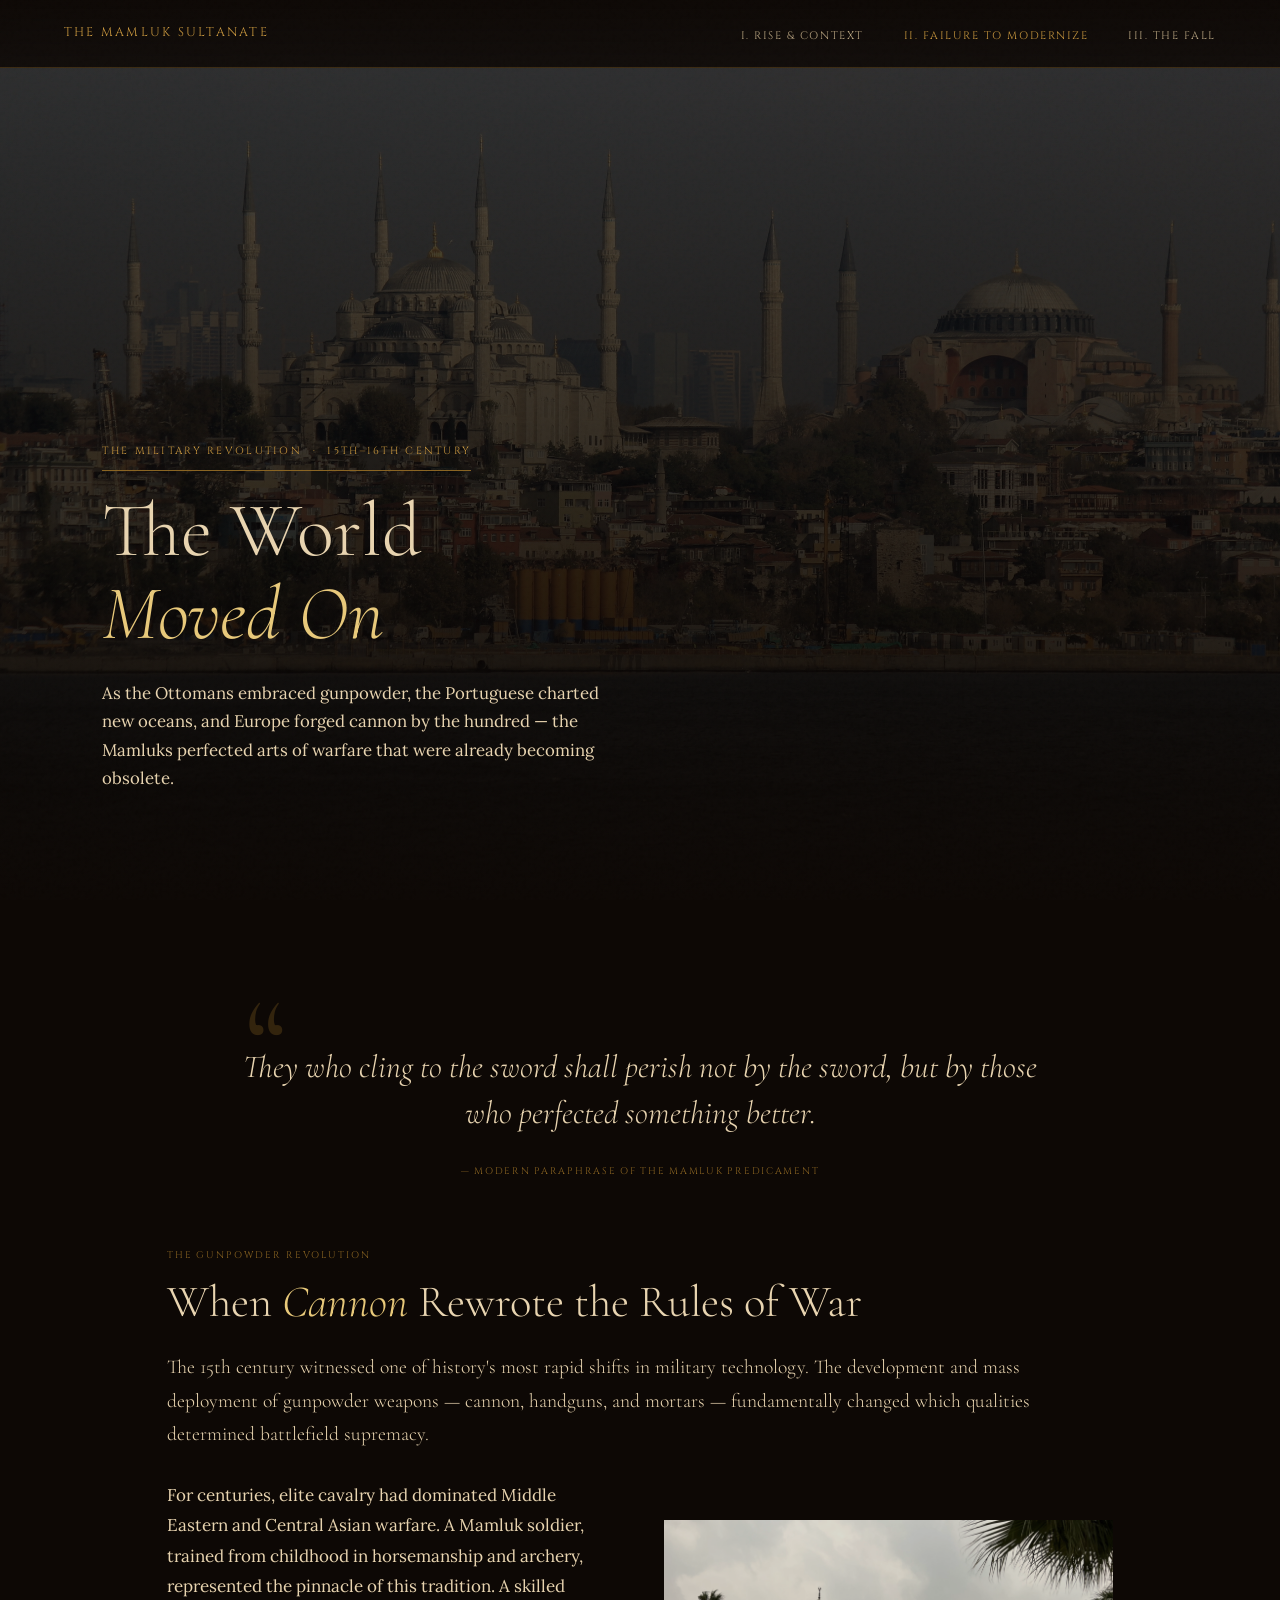
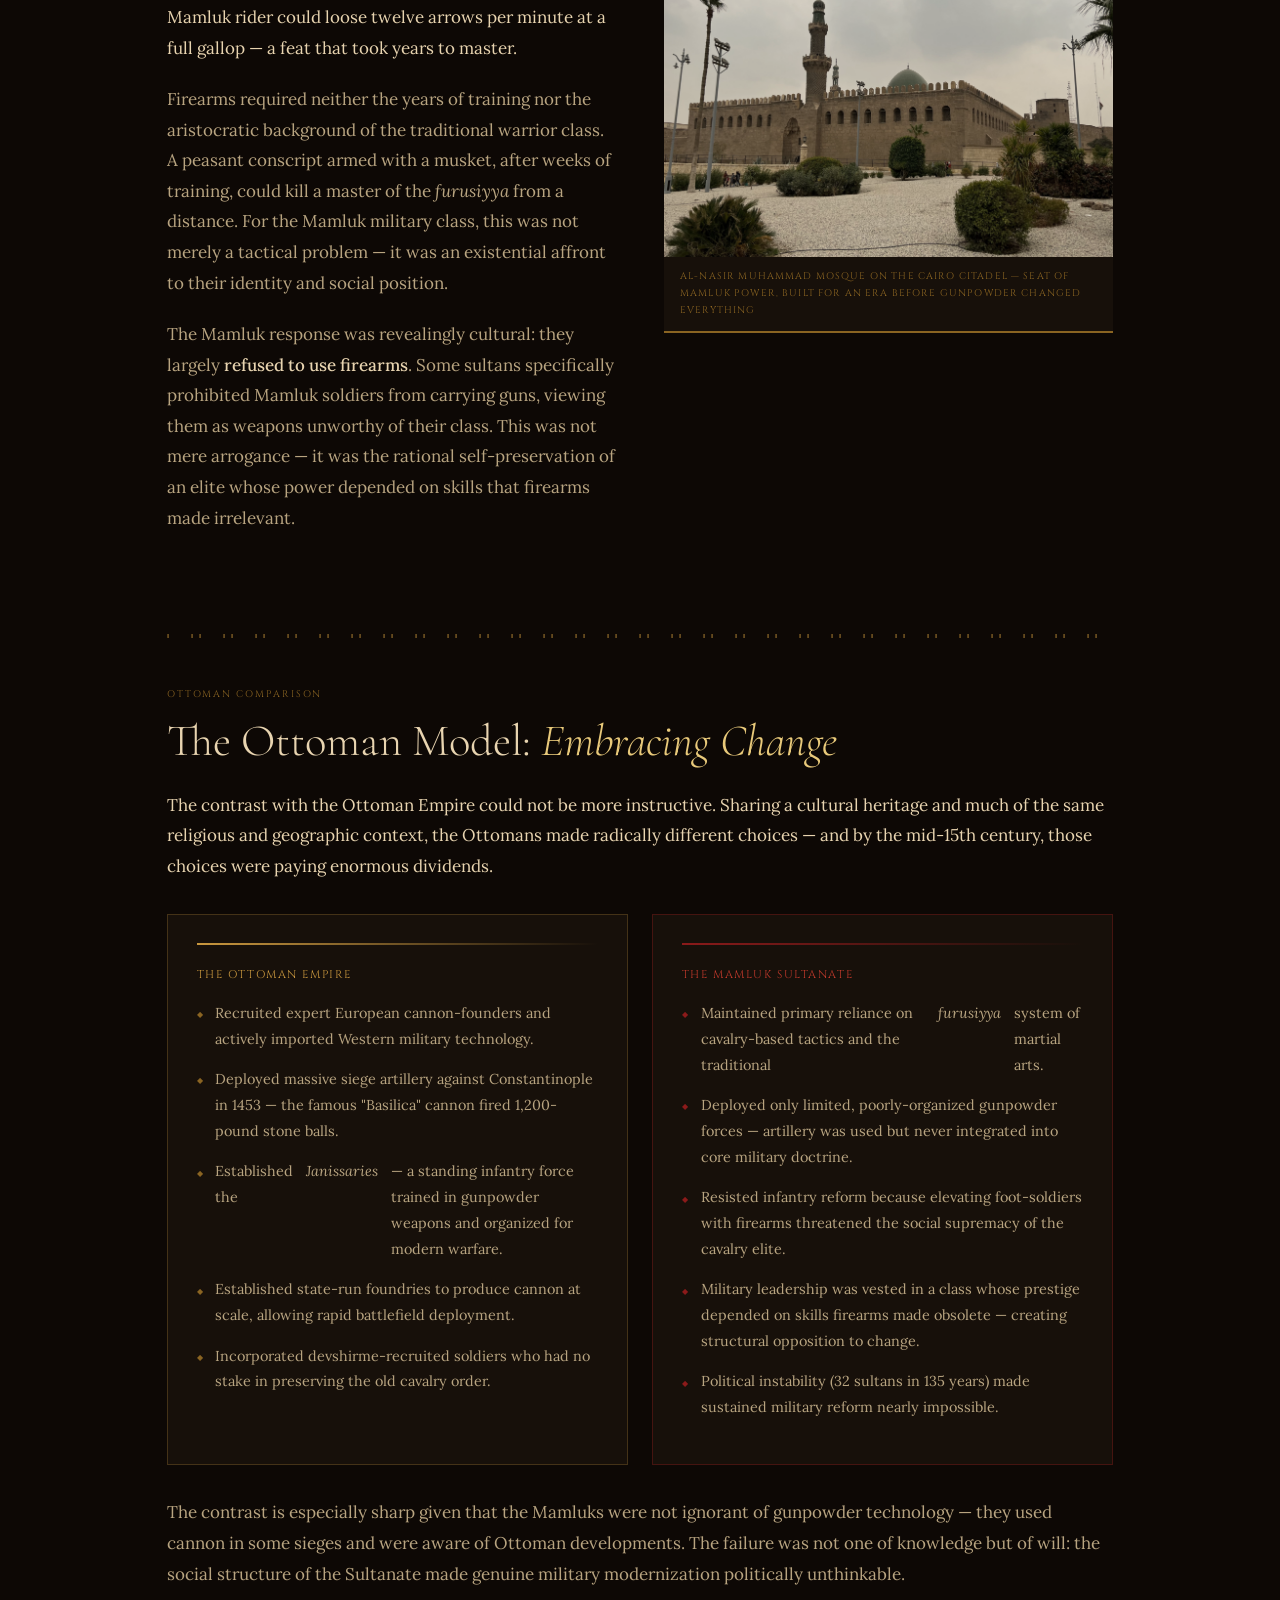
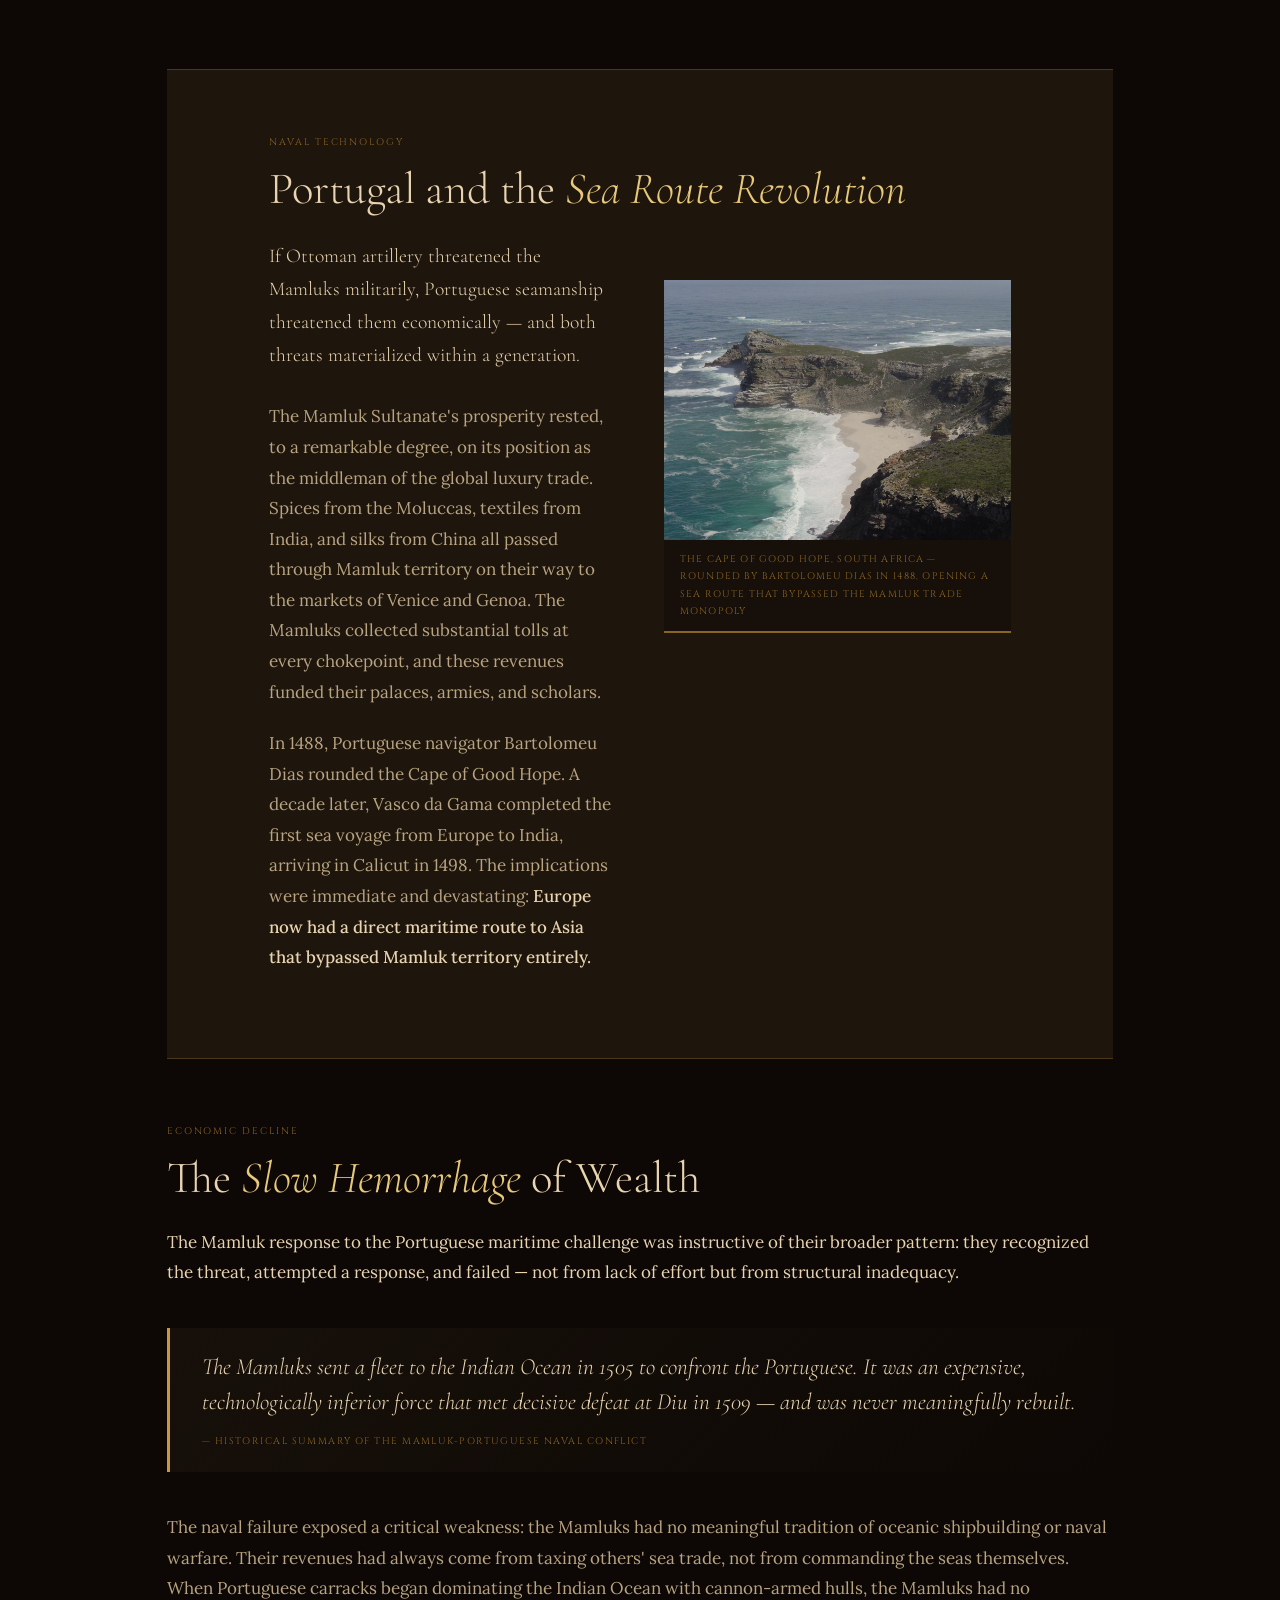
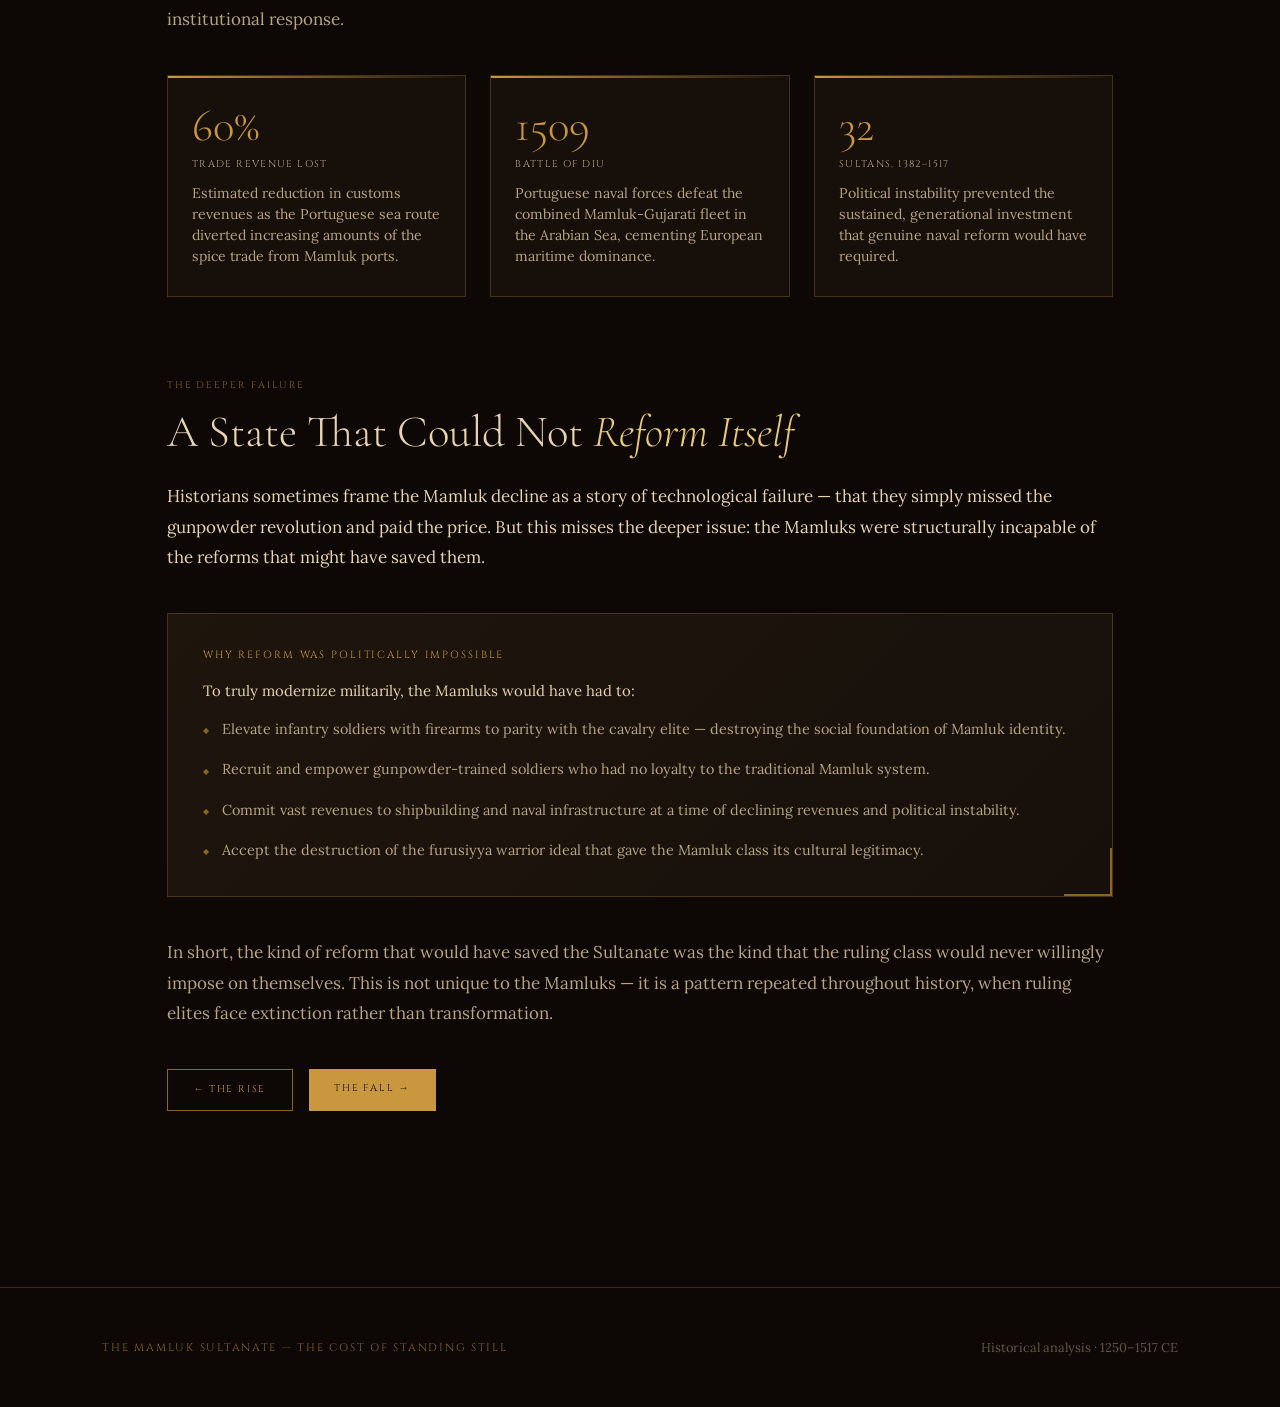
<file: modernize.html>
<!DOCTYPE html>
<html lang="en">
<head>
  <meta charset="UTF-8" />
  <meta name="viewport" content="width=device-width, initial-scale=1.0" />
  <title>Failure to Modernize — The Mamluk Sultanate</title>
  <link href="https://fonts.googleapis.com/css2?family=Cormorant+Garamond:ital,wght@0,300;0,400;0,600;0,700;1,300;1,400;1,600&family=Lora:ital,wght@0,400;0,500;1,400&family=Cinzel:wght@400;600&display=swap" rel="stylesheet" />
  <link rel="stylesheet" href="styles.css" />
</head>
<body>

  <nav>
    <a class="nav-logo" href="index.html">The Mamluk Sultanate</a>
    <ul class="nav-links">
      <li><a href="index.html">I. Rise &amp; Context</a></li>
      <li><a href="modernize.html" class="active">II. Failure to Modernize</a></li>
      <li><a href="fall.html">III. The Fall</a></li>
    </ul>
  </nav>

  <section class="hero">
    <img class="hero-img"
         src="images/istanbul-hagia-sophia.jpg"
         alt="Hagia Sophia and the Blue Mosque seen from the Bosphorus, Istanbul" />
    <div class="hero-gradient"></div>
    <div class="hero-content">
      <span class="hero-eyebrow">The Military Revolution &nbsp;·&nbsp; 15th–16th Century</span>
      <h1>The World<br/><em>Moved On</em></h1>
      <p class="hero-sub">As the Ottomans embraced gunpowder, the Portuguese charted new oceans, and Europe forged cannon by the hundred — the Mamluks perfected arts of warfare that were already becoming obsolete.</p>
    </div>
  </section>

  <div class="content-wrap">

    <div class="big-quote">
      <p>They who cling to the sword shall perish not by the sword, but by those who perfected something better.</p>
      <cite>— Modern paraphrase of the Mamluk predicament</cite>
    </div>

    <div class="section">
      <div class="section-label">The Gunpowder Revolution</div>
      <h2>When <em>Cannon</em> Rewrote the Rules of War</h2>
      <p class="intro-accent">The 15th century witnessed one of history's most rapid shifts in military technology. The development and mass deployment of gunpowder weapons — cannon, handguns, and mortars — fundamentally changed which qualities determined battlefield supremacy.</p>
      <div class="split">
        <div>
          <p>For centuries, elite cavalry had dominated Middle Eastern and Central Asian warfare. A Mamluk soldier, trained from childhood in horsemanship and archery, represented the pinnacle of this tradition. A skilled Mamluk rider could loose twelve arrows per minute at a full gallop — a feat that took years to master.</p>
          <p>Firearms required neither the years of training nor the aristocratic background of the traditional warrior class. A peasant conscript armed with a musket, after weeks of training, could kill a master of the <em>furusiyya</em> from a distance. For the Mamluk military class, this was not merely a tactical problem — it was an existential affront to their identity and social position.</p>
          <p>The Mamluk response was revealingly cultural: they largely <strong>refused to use firearms</strong>. Some sultans specifically prohibited Mamluk soldiers from carrying guns, viewing them as weapons unworthy of their class. This was not mere arrogance — it was the rational self-preservation of an elite whose power depended on skills that firearms made irrelevant.</p>
        </div>
        <div>
          <figure class="img-block">
            <img src="images/al-nasir-mosque-citadel.jpg"
                 alt="Al-Nasir Muhammad Mosque on the Cairo Citadel" />
            <figcaption>Al-Nasir Muhammad Mosque on the Cairo Citadel — seat of Mamluk power, built for an era before gunpowder changed everything</figcaption>
          </figure>
        </div>
      </div>
    </div>

    <div class="ornament-band"></div>

    <div class="section">
      <div class="section-label">Ottoman Comparison</div>
      <h2>The Ottoman Model: <em>Embracing Change</em></h2>
      <p>The contrast with the Ottoman Empire could not be more instructive. Sharing a cultural heritage and much of the same religious and geographic context, the Ottomans made radically different choices — and by the mid-15th century, those choices were paying enormous dividends.</p>
      <div class="compare-grid">
        <div class="compare-card match">
          <div class="compare-title">The Ottoman Empire</div>
          <div class="compare-item">Recruited expert European cannon-founders and actively imported Western military technology.</div>
          <div class="compare-item">Deployed massive siege artillery against Constantinople in 1453 — the famous "Basilica" cannon fired 1,200-pound stone balls.</div>
          <div class="compare-item">Established the <em>Janissaries</em> — a standing infantry force trained in gunpowder weapons and organized for modern warfare.</div>
          <div class="compare-item">Established state-run foundries to produce cannon at scale, allowing rapid battlefield deployment.</div>
          <div class="compare-item">Incorporated devshirme-recruited soldiers who had no stake in preserving the old cavalry order.</div>
        </div>
        <div class="compare-card contrast">
          <div class="compare-title">The Mamluk Sultanate</div>
          <div class="compare-item">Maintained primary reliance on cavalry-based tactics and the traditional <em>furusiyya</em> system of martial arts.</div>
          <div class="compare-item">Deployed only limited, poorly-organized gunpowder forces — artillery was used but never integrated into core military doctrine.</div>
          <div class="compare-item">Resisted infantry reform because elevating foot-soldiers with firearms threatened the social supremacy of the cavalry elite.</div>
          <div class="compare-item">Military leadership was vested in a class whose prestige depended on skills firearms made obsolete — creating structural opposition to change.</div>
          <div class="compare-item">Political instability (32 sultans in 135 years) made sustained military reform nearly impossible.</div>
        </div>
      </div>
      <p>The contrast is especially sharp given that the Mamluks were not ignorant of gunpowder technology — they used cannon in some sieges and were aware of Ottoman developments. The failure was not one of knowledge but of will: the social structure of the Sultanate made genuine military modernization politically unthinkable.</p>
    </div>

    <div class="band">
      <div class="band-inner">
        <div class="section-label">Naval Technology</div>
        <h2>Portugal and the <em>Sea Route Revolution</em></h2>
        <div class="split" style="margin-top:1.5rem;">
          <div>
            <p class="intro-accent">If Ottoman artillery threatened the Mamluks militarily, Portuguese seamanship threatened them economically — and both threats materialized within a generation.</p>
            <p>The Mamluk Sultanate's prosperity rested, to a remarkable degree, on its position as the middleman of the global luxury trade. Spices from the Moluccas, textiles from India, and silks from China all passed through Mamluk territory on their way to the markets of Venice and Genoa. The Mamluks collected substantial tolls at every chokepoint, and these revenues funded their palaces, armies, and scholars.</p>
            <p>In 1488, Portuguese navigator Bartolomeu Dias rounded the Cape of Good Hope. A decade later, Vasco da Gama completed the first sea voyage from Europe to India, arriving in Calicut in 1498. The implications were immediate and devastating: <strong>Europe now had a direct maritime route to Asia that bypassed Mamluk territory entirely.</strong></p>
          </div>
          <div>
            <figure class="img-block">
              <img src="images/cape-of-good-hope.jpg"
                   alt="The Cape of Good Hope, viewed from Cape Point, South Africa" />
              <figcaption>The Cape of Good Hope, South Africa — rounded by Bartolomeu Dias in 1488, opening a sea route that bypassed the Mamluk trade monopoly</figcaption>
            </figure>
          </div>
        </div>
      </div>
    </div>

    <div class="section">
      <div class="section-label">Economic Decline</div>
      <h2>The <em>Slow Hemorrhage</em> of Wealth</h2>
      <p>The Mamluk response to the Portuguese maritime challenge was instructive of their broader pattern: they recognized the threat, attempted a response, and failed — not from lack of effort but from structural inadequacy.</p>
      <div class="pullquote">
        <p>The Mamluks sent a fleet to the Indian Ocean in 1505 to confront the Portuguese. It was an expensive, technologically inferior force that met decisive defeat at Diu in 1509 — and was never meaningfully rebuilt.</p>
        <cite>— Historical summary of the Mamluk-Portuguese naval conflict</cite>
      </div>
      <p>The naval failure exposed a critical weakness: the Mamluks had no meaningful tradition of oceanic shipbuilding or naval warfare. Their revenues had always come from taxing others' sea trade, not from commanding the seas themselves. When Portuguese carracks began dominating the Indian Ocean with cannon-armed hulls, the Mamluks had no institutional response.</p>
      <div class="stat-row">
        <div class="stat-card">
          <div class="stat-num">60%</div>
          <div class="stat-label">Trade Revenue Lost</div>
          <div class="stat-desc">Estimated reduction in customs revenues as the Portuguese sea route diverted increasing amounts of the spice trade from Mamluk ports.</div>
        </div>
        <div class="stat-card">
          <div class="stat-num">1509</div>
          <div class="stat-label">Battle of Diu</div>
          <div class="stat-desc">Portuguese naval forces defeat the combined Mamluk-Gujarati fleet in the Arabian Sea, cementing European maritime dominance.</div>
        </div>
        <div class="stat-card">
          <div class="stat-num">32</div>
          <div class="stat-label">Sultans, 1382–1517</div>
          <div class="stat-desc">Political instability prevented the sustained, generational investment that genuine naval reform would have required.</div>
        </div>
      </div>
    </div>

    <div class="section">
      <div class="section-label">The Deeper Failure</div>
      <h2>A State That Could Not <em>Reform Itself</em></h2>
      <p>Historians sometimes frame the Mamluk decline as a story of technological failure — that they simply missed the gunpowder revolution and paid the price. But this misses the deeper issue: the Mamluks were structurally incapable of the reforms that might have saved them.</p>
      <div class="inset-box">
        <div class="inset-title">Why Reform Was Politically Impossible</div>
        <p style="margin-bottom:0.8rem; font-size:0.93rem;">To truly modernize militarily, the Mamluks would have had to:</p>
        <div class="compare-item" style="font-size:0.9rem; color:var(--cream-dim);">Elevate infantry soldiers with firearms to parity with the cavalry elite — destroying the social foundation of Mamluk identity.</div>
        <div class="compare-item" style="font-size:0.9rem; color:var(--cream-dim);">Recruit and empower gunpowder-trained soldiers who had no loyalty to the traditional Mamluk system.</div>
        <div class="compare-item" style="font-size:0.9rem; color:var(--cream-dim);">Commit vast revenues to shipbuilding and naval infrastructure at a time of declining revenues and political instability.</div>
        <div class="compare-item" style="font-size:0.9rem; color:var(--cream-dim); margin-bottom:0;">Accept the destruction of the furusiyya warrior ideal that gave the Mamluk class its cultural legitimacy.</div>
      </div>
      <p>In short, the kind of reform that would have saved the Sultanate was the kind that the ruling class would never willingly impose on themselves. This is not unique to the Mamluks — it is a pattern repeated throughout history, when ruling elites face extinction rather than transformation.</p>
      <div style="margin-top:2.5rem; display:flex; gap:1rem; flex-wrap:wrap;">
        <a class="btn-ghost" href="index.html">← The Rise</a>
        <a class="btn-solid" href="fall.html">The Fall →</a>
      </div>
    </div>

  </div><!-- /content-wrap -->

  <footer>
    <span class="footer-brand">The Mamluk Sultanate — The Cost of Standing Still</span>
    <span class="footer-note">Historical analysis · 1250–1517 CE</span>
  </footer>

</body>
</html>
</file>
<file: styles.css>
/* ─── RESET & BASE ─── */
*, *::before, *::after { margin: 0; padding: 0; box-sizing: border-box; }

:root {
  --gold:        #c9973e;
  --gold-light:  #e8c97a;
  --gold-dim:    #8a6422;
  --cream:       #e8d4b0;
  --cream-dim:   #b8a480;
  --bg:          #0d0805;
  --bg-card:     #17100a;
  --bg-mid:      #1e150d;
  --crimson:     #8b1a1a;
  --crimson-l:   #c0392b;
  --border:      rgba(201,151,62,0.25);
  --serif-head:  'Cormorant Garamond', Georgia, serif;
  --serif-body:  'Lora', Georgia, serif;
  --display:     'Cinzel', serif;
}

html { scroll-behavior: smooth; }

body {
  background: var(--bg);
  color: var(--cream);
  font-family: var(--serif-body);
  font-size: 17px;
  line-height: 1.8;
  min-height: 100vh;
  overflow-x: hidden;
}

/* ─── GRAIN OVERLAY ─── */
body::before {
  content: '';
  position: fixed; inset: 0;
  background-image: url("data:image/svg+xml,%3Csvg viewBox='0 0 256 256' xmlns='http://www.w3.org/2000/svg'%3E%3Cfilter id='noise'%3E%3CfeTurbulence type='fractalNoise' baseFrequency='0.9' numOctaves='4' stitchTiles='stitch'/%3E%3C/filter%3E%3Crect width='100%25' height='100%25' filter='url(%23noise)' opacity='0.04'/%3E%3C/svg%3E");
  pointer-events: none;
  z-index: 9999;
  opacity: 0.4;
}

/* ─── NAVIGATION ─── */
nav {
  position: fixed; top: 0; left: 0; right: 0; z-index: 1000;
  display: flex; align-items: center; justify-content: space-between;
  padding: 0 5vw;
  height: 68px;
  background: linear-gradient(to bottom, rgba(13,8,5,0.98) 0%, rgba(13,8,5,0.85) 100%);
  backdrop-filter: blur(8px);
  border-bottom: 1px solid var(--border);
}

.nav-logo {
  font-family: var(--display);
  font-size: 0.78rem;
  letter-spacing: 0.18em;
  color: var(--gold);
  text-transform: uppercase;
  text-decoration: none;
  cursor: pointer;
}

.nav-links {
  display: flex; gap: 2.5rem; list-style: none;
}

.nav-links a {
  font-family: var(--display);
  font-size: 0.68rem;
  letter-spacing: 0.14em;
  text-transform: uppercase;
  color: var(--cream-dim);
  text-decoration: none;
  transition: color 0.25s;
  cursor: pointer;
}

.nav-links a:hover,
.nav-links a.active { color: var(--gold); }

/* ─── PAGE SYSTEM ─── */
.page { display: none; }
.page.active { display: block; animation: fadeIn 0.45s ease; }
@keyframes fadeIn { from { opacity: 0; transform: translateY(10px); } to { opacity: 1; transform: translateY(0); } }

/* ─── HERO ─── */
.hero {
  position: relative;
  height: 100vh; min-height: 600px;
  display: flex; align-items: flex-end;
  overflow: hidden;
}

.hero-img {
  position: absolute; inset: 0;
  width: 100%; height: 100%;
  object-fit: cover;
  object-position: center 35%;
  filter: brightness(0.35) sepia(0.3);
}

.hero-gradient {
  position: absolute; inset: 0;
  background: linear-gradient(
    to top,
    var(--bg) 0%,
    rgba(13,8,5,0.6) 40%,
    rgba(13,8,5,0.1) 100%
  );
}

.hero-content {
  position: relative; z-index: 2;
  padding: 0 8vw 8vh;
  max-width: 900px;
}

.hero-eyebrow {
  display: inline-block;
  font-family: var(--display);
  font-size: 0.65rem;
  letter-spacing: 0.22em;
  text-transform: uppercase;
  color: var(--gold);
  margin-bottom: 1.2rem;
  padding-bottom: 0.6rem;
  border-bottom: 1px solid var(--gold-dim);
}

.hero h1 {
  font-family: var(--serif-head);
  font-size: clamp(2.8rem, 6vw, 5.2rem);
  font-weight: 300;
  line-height: 1.08;
  color: var(--cream);
  margin-bottom: 1.4rem;
}

.hero h1 em { font-style: italic; color: var(--gold-light); }

.hero-sub {
  font-size: 1.05rem;
  color: var(--cream-dim);
  max-width: 520px;
  line-height: 1.7;
  margin-bottom: 2.2rem;
}

/* ─── GEOMETRIC DIVIDER ─── */
.geo-divider {
  display: flex; align-items: center; gap: 1rem;
  margin: 3.5rem 0;
}
.geo-divider::before, .geo-divider::after {
  content: '';
  flex: 1;
  height: 1px;
  background: linear-gradient(to right, transparent, var(--border), transparent);
}
.geo-diamond-outer {
  width: 18px; height: 18px;
  border: 1px solid var(--gold-dim);
  transform: rotate(45deg);
  display: flex; align-items: center; justify-content: center;
  flex-shrink: 0;
}
.geo-diamond-outer::after {
  content: '';
  width: 6px; height: 6px;
  background: var(--gold);
}

/* ─── MAIN CONTENT SECTIONS ─── */
.content-wrap {
  max-width: 1100px;
  margin: 0 auto;
  padding: 5rem 6vw 6rem;
}

.section { margin-bottom: 5rem; }

.section-label {
  font-family: var(--display);
  font-size: 0.6rem;
  letter-spacing: 0.2em;
  text-transform: uppercase;
  color: var(--gold-dim);
  margin-bottom: 0.8rem;
}

h2 {
  font-family: var(--serif-head);
  font-size: clamp(2rem, 3.5vw, 2.9rem);
  font-weight: 300;
  line-height: 1.15;
  color: var(--cream);
  margin-bottom: 1.4rem;
}
h2 em { font-style: italic; color: var(--gold-light); }

h3 {
  font-family: var(--serif-head);
  font-size: 1.5rem;
  font-weight: 400;
  color: var(--gold-light);
  margin-bottom: 0.8rem;
  margin-top: 2rem;
}

p { margin-bottom: 1.3rem; color: var(--cream-dim); }
p:first-of-type { color: var(--cream); }
strong { color: var(--cream); font-weight: 500; }

/* ─── PULL QUOTE ─── */
.pullquote {
  border-left: 3px solid var(--gold);
  padding: 1.4rem 2rem;
  margin: 2.5rem 0;
  background: linear-gradient(135deg, var(--bg-card), transparent);
}
.pullquote p {
  font-family: var(--serif-head);
  font-size: 1.45rem;
  font-style: italic;
  font-weight: 300;
  color: var(--cream);
  line-height: 1.5;
  margin: 0;
}
.pullquote cite {
  display: block;
  font-family: var(--display);
  font-size: 0.6rem;
  letter-spacing: 0.15em;
  text-transform: uppercase;
  color: var(--gold-dim);
  margin-top: 0.8rem;
  font-style: normal;
}

/* ─── IMAGE WITH CAPTION ─── */
.img-block { margin: 2.5rem 0; position: relative; }
.img-block img {
  width: 100%; display: block;
  filter: sepia(0.2) brightness(0.85);
  transition: filter 0.4s ease;
}
.img-block:hover img { filter: sepia(0.1) brightness(0.95); }
.img-block figcaption {
  padding: 0.7rem 1rem;
  background: var(--bg-card);
  border-bottom: 2px solid var(--gold-dim);
  font-family: var(--display);
  font-size: 0.6rem;
  letter-spacing: 0.12em;
  text-transform: uppercase;
  color: var(--gold-dim);
}

/* ─── SPLIT LAYOUT ─── */
.split {
  display: grid;
  grid-template-columns: 1fr 1fr;
  gap: 3rem;
  align-items: start;
}
@media (max-width: 720px) { .split { grid-template-columns: 1fr; } }

/* ─── STAT CARDS ─── */
.stat-row {
  display: grid;
  grid-template-columns: repeat(3, 1fr);
  gap: 1.5rem;
  margin: 2.5rem 0;
}
@media (max-width: 720px) { .stat-row { grid-template-columns: 1fr; } }

.stat-card {
  background: var(--bg-card);
  border: 1px solid var(--border);
  padding: 1.8rem 1.5rem;
  position: relative;
}
.stat-card::before {
  content: '';
  position: absolute; top: 0; left: 0; right: 0;
  height: 2px;
  background: linear-gradient(to right, var(--gold), transparent);
}
.stat-num {
  font-family: var(--serif-head);
  font-size: 2.8rem;
  font-weight: 300;
  color: var(--gold);
  line-height: 1;
  margin-bottom: 0.4rem;
}
.stat-label {
  font-family: var(--display);
  font-size: 0.62rem;
  letter-spacing: 0.14em;
  text-transform: uppercase;
  color: var(--cream-dim);
}
.stat-desc {
  font-size: 0.88rem;
  color: var(--cream-dim);
  margin-top: 0.6rem;
  line-height: 1.5;
}

/* ─── TIMELINE ─── */
.timeline { position: relative; padding-left: 2rem; }
.timeline::before {
  content: '';
  position: absolute; left: 0; top: 0; bottom: 0;
  width: 1px;
  background: linear-gradient(to bottom, var(--gold-dim), transparent);
}
.tl-item { position: relative; padding: 0 0 2.5rem 2rem; }
.tl-item::before {
  content: '';
  position: absolute; left: -4px; top: 0.5rem;
  width: 9px; height: 9px;
  background: var(--gold);
  transform: rotate(45deg);
}
.tl-year {
  font-family: var(--display);
  font-size: 0.65rem;
  letter-spacing: 0.15em;
  color: var(--gold);
  margin-bottom: 0.3rem;
}
.tl-title {
  font-family: var(--serif-head);
  font-size: 1.2rem;
  font-weight: 400;
  color: var(--cream);
  margin-bottom: 0.4rem;
}
.tl-text { font-size: 0.92rem; color: var(--cream-dim); line-height: 1.65; }

/* ─── COMPARE GRID ─── */
.compare-grid {
  display: grid;
  grid-template-columns: 1fr 1fr;
  gap: 1.5rem;
  margin: 2rem 0;
}
@media (max-width: 600px) { .compare-grid { grid-template-columns: 1fr; } }

.compare-card {
  background: var(--bg-card);
  border: 1px solid var(--border);
  padding: 1.8rem;
}
.compare-card.contrast { border-color: rgba(139,26,26,0.4); }
.compare-card.contrast::before { content: ''; display: block; height: 2px; background: linear-gradient(to right, var(--crimson), transparent); margin-bottom: 1.2rem; }
.compare-card.match::before  { content: ''; display: block; height: 2px; background: linear-gradient(to right, var(--gold), transparent); margin-bottom: 1.2rem; }

.compare-title {
  font-family: var(--display);
  font-size: 0.7rem;
  letter-spacing: 0.14em;
  text-transform: uppercase;
  margin-bottom: 1rem;
}
.compare-card.contrast .compare-title { color: var(--crimson-l); }
.compare-card.match .compare-title    { color: var(--gold); }

.compare-item {
  display: flex; align-items: flex-start; gap: 0.8rem;
  margin-bottom: 0.9rem; font-size: 0.9rem; color: var(--cream-dim);
}
.compare-item::before { content: '◆'; font-size: 0.5rem; color: var(--gold-dim); flex-shrink: 0; margin-top: 0.4rem; }
.compare-card.contrast .compare-item::before { color: var(--crimson); }

/* ─── ORNAMENTAL BAND ─── */
.ornament-band {
  width: 100%; height: 4px;
  background: repeating-linear-gradient(
    90deg,
    var(--gold-dim) 0px, var(--gold) 2px,
    transparent 2px, transparent 24px,
    var(--gold-dim) 24px, var(--gold) 26px,
    transparent 26px, transparent 32px
  );
  opacity: 0.5;
  margin: 3rem 0;
}

/* ─── FULL-WIDTH BAND ─── */
.band {
  background: var(--bg-mid);
  border-top: 1px solid var(--border);
  border-bottom: 1px solid var(--border);
  padding: 4rem 8vw;
  margin: 4rem 0;
}
.band-inner { max-width: 1100px; margin: 0 auto; }

/* ─── BIG QUOTE ─── */
.big-quote {
  text-align: center;
  padding: 4rem 4vw;
  position: relative;
}
.big-quote::before {
  content: '\201C';
  font-family: var(--serif-head);
  font-size: 8rem;
  color: var(--gold-dim);
  opacity: 0.3;
  position: absolute;
  top: 0; left: 6vw;
  line-height: 1;
}
.big-quote p {
  font-family: var(--serif-head);
  font-size: clamp(1.5rem, 2.5vw, 2.2rem);
  font-weight: 300;
  font-style: italic;
  color: var(--cream);
  max-width: 800px;
  margin: 0 auto 1rem;
  line-height: 1.45;
}
.big-quote cite {
  font-family: var(--display);
  font-size: 0.6rem;
  letter-spacing: 0.18em;
  text-transform: uppercase;
  color: var(--gold-dim);
  font-style: normal;
}

/* ─── INTRO ACCENT ─── */
.intro-accent {
  font-family: var(--serif-head);
  font-size: 1.22rem;
  font-weight: 300;
  color: var(--cream);
  line-height: 1.7;
  margin-bottom: 1.8rem;
}

/* ─── INSET BOX ─── */
.inset-box {
  border: 1px solid var(--border);
  background: linear-gradient(135deg, var(--bg-mid), var(--bg-card));
  padding: 2rem 2.2rem;
  margin: 2.5rem 0;
  position: relative;
}
.inset-box::after {
  content: '';
  position: absolute; bottom: 0; right: 0;
  width: 48px; height: 48px;
  border-bottom: 2px solid var(--gold-dim);
  border-right: 2px solid var(--gold-dim);
}
.inset-title {
  font-family: var(--display);
  font-size: 0.65rem;
  letter-spacing: 0.18em;
  text-transform: uppercase;
  color: var(--gold);
  margin-bottom: 0.8rem;
}

/* ─── DROP CAP ─── */
.drop-cap::first-letter {
  float: left;
  font-family: var(--serif-head);
  font-size: 4.5rem;
  font-weight: 300;
  line-height: 0.75;
  color: var(--gold);
  margin-right: 0.12em;
  margin-top: 0.08em;
}

/* ─── BUTTONS ─── */
.nav-cta-row { display: flex; gap: 1rem; align-items: center; flex-wrap: wrap; }

.btn-ghost {
  font-family: var(--display);
  font-size: 0.62rem;
  letter-spacing: 0.18em;
  text-transform: uppercase;
  color: var(--gold);
  border: 1px solid var(--gold-dim);
  padding: 0.7rem 1.6rem;
  cursor: pointer;
  background: transparent;
  transition: all 0.3s;
  text-decoration: none;
  display: inline-block;
}
.btn-ghost:hover { background: rgba(201,151,62,0.12); border-color: var(--gold); }

.btn-solid {
  font-family: var(--display);
  font-size: 0.62rem;
  letter-spacing: 0.18em;
  text-transform: uppercase;
  color: var(--bg);
  background: var(--gold);
  padding: 0.7rem 1.6rem;
  cursor: pointer;
  border: none;
  transition: all 0.3s;
  text-decoration: none;
  display: inline-block;
}
.btn-solid:hover { background: var(--gold-light); }

/* ─── FOOTER ─── */
footer {
  border-top: 1px solid var(--border);
  padding: 3rem 8vw;
  display: flex;
  justify-content: space-between;
  align-items: center;
  flex-wrap: wrap;
  gap: 1rem;
}
.footer-brand {
  font-family: var(--display);
  font-size: 0.68rem;
  letter-spacing: 0.16em;
  color: var(--gold-dim);
  text-transform: uppercase;
}
.footer-note { font-size: 0.8rem; color: var(--cream-dim); opacity: 0.5; }
</file>
